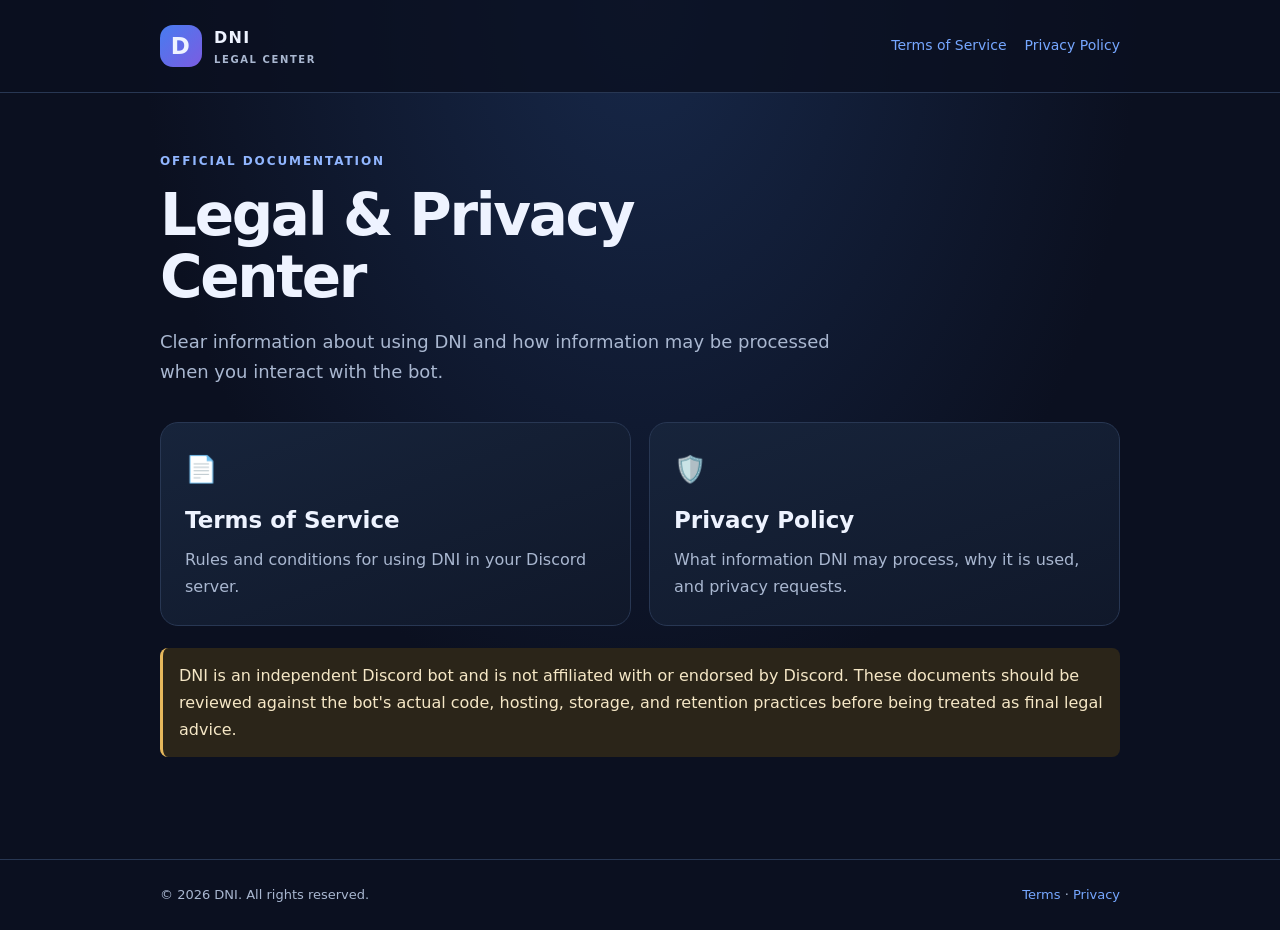
<file: index.html>
<!doctype html>
<html lang="en"><head><meta charset="utf-8"><meta name="viewport" content="width=device-width,initial-scale=1">
<meta name="description" content="Official DNI Discord bot legal and privacy information."><title>DNI — Legal Center</title><link rel="stylesheet" href="styles.css"></head>
<body><header><div class="wrap nav"><a class="brand" href="index.html" style="color:inherit"><span class="logo">D</span><span>DNI <small style="display:block;color:#a9b7d0;font-size:10px;letter-spacing:.16em">LEGAL CENTER</small></span></a><nav><a href="terms.html">Terms of Service</a><a href="privacy.html">Privacy Policy</a></nav></div></header>
<main class="wrap"><div class="eyebrow">Official documentation</div><h1>Legal &amp; Privacy<br>Center</h1><p class="lead">Clear information about using DNI and how information may be processed when you interact with the bot.</p>
<div class="grid"><a class="card" href="terms.html"><div class="icon">📄</div><h2>Terms of Service</h2><p>Rules and conditions for using DNI in your Discord server.</p></a>
<a class="card" href="privacy.html"><div class="icon">🛡️</div><h2>Privacy Policy</h2><p>What information DNI may process, why it is used, and privacy requests.</p></a></div>
<div class="notice">DNI is an independent Discord bot and is not affiliated with or endorsed by Discord. These documents should be reviewed against the bot's actual code, hosting, storage, and retention practices before being treated as final legal advice.</div>
</main><footer><div class="wrap foot"><span>© 2026 DNI. All rights reserved.</span><span><a href="terms.html">Terms</a> · <a href="privacy.html">Privacy</a></span></div></footer></body></html>
</file>
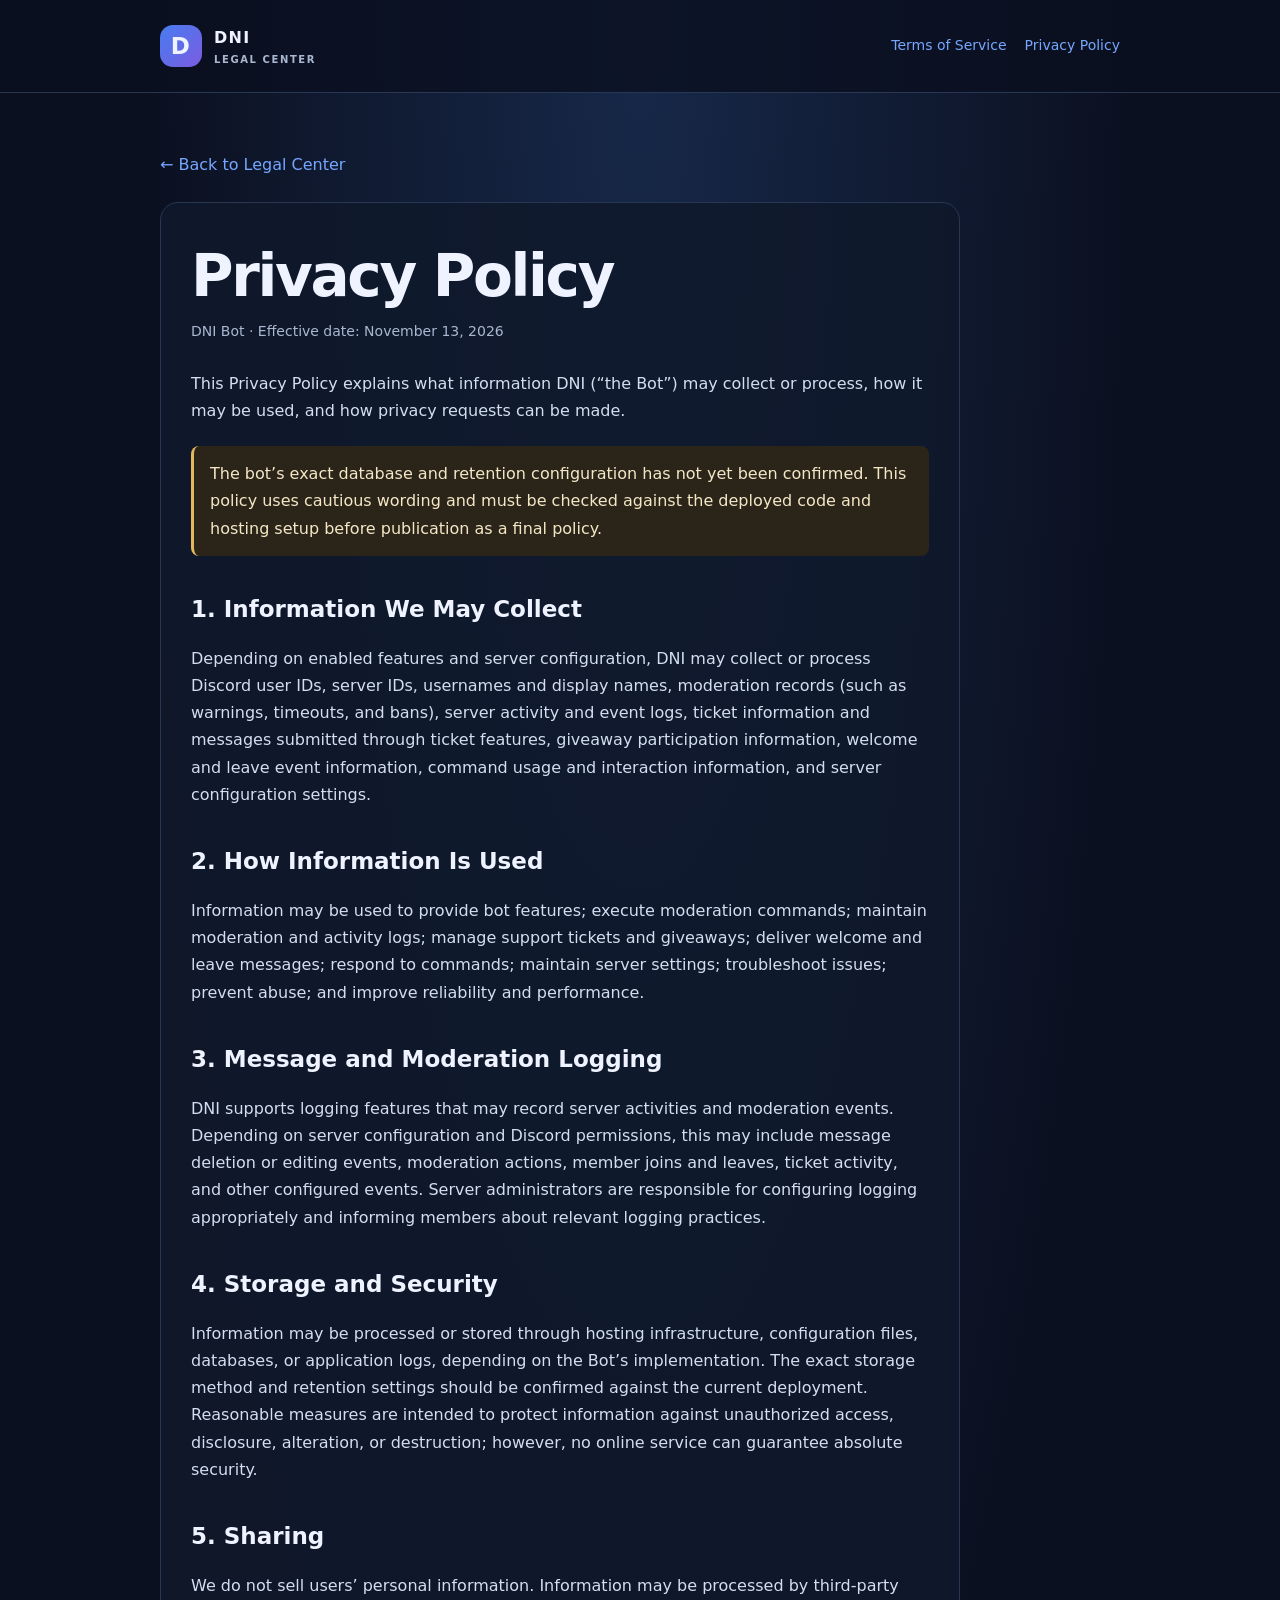
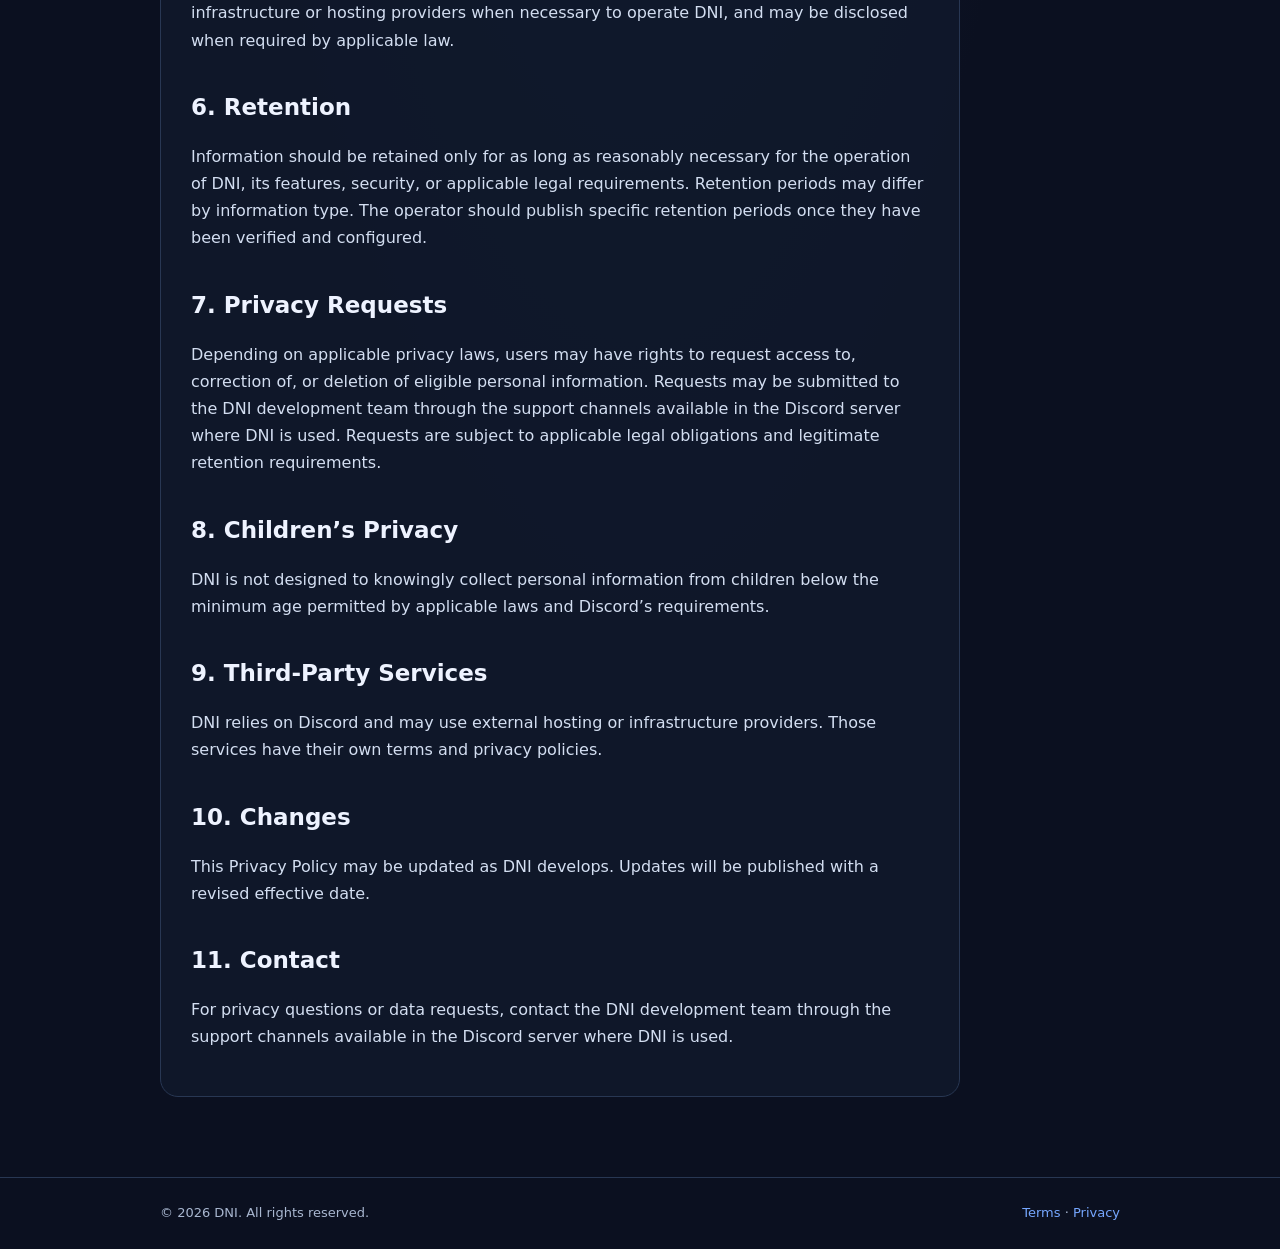
<file: privacy.html>
<!doctype html><html lang="en"><head><meta charset="utf-8"><meta name="viewport" content="width=device-width,initial-scale=1"><title>Privacy Policy — DNI</title><link rel="stylesheet" href="styles.css"></head><body><header><div class="wrap nav"><a class="brand" href="index.html" style="color:inherit"><span class="logo">D</span><span>DNI <small style="display:block;color:#a9b7d0;font-size:10px;letter-spacing:.16em">LEGAL CENTER</small></span></a><nav><a href="terms.html">Terms of Service</a><a href="privacy.html">Privacy Policy</a></nav></div></header><main class="wrap"><a class="back" href="index.html">← Back to Legal Center</a><article>
<h1>Privacy Policy</h1><p class="meta">DNI Bot · Effective date: November 13, 2026</p>
<p>This Privacy Policy explains what information DNI (“the Bot”) may collect or process, how it may be used, and how privacy requests can be made.</p>
<div class="notice">The bot’s exact database and retention configuration has not yet been confirmed. This policy uses cautious wording and must be checked against the deployed code and hosting setup before publication as a final policy.</div>
<h2>1. Information We May Collect</h2><p>Depending on enabled features and server configuration, DNI may collect or process Discord user IDs, server IDs, usernames and display names, moderation records (such as warnings, timeouts, and bans), server activity and event logs, ticket information and messages submitted through ticket features, giveaway participation information, welcome and leave event information, command usage and interaction information, and server configuration settings.</p>
<h2>2. How Information Is Used</h2><p>Information may be used to provide bot features; execute moderation commands; maintain moderation and activity logs; manage support tickets and giveaways; deliver welcome and leave messages; respond to commands; maintain server settings; troubleshoot issues; prevent abuse; and improve reliability and performance.</p>
<h2>3. Message and Moderation Logging</h2><p>DNI supports logging features that may record server activities and moderation events. Depending on server configuration and Discord permissions, this may include message deletion or editing events, moderation actions, member joins and leaves, ticket activity, and other configured events. Server administrators are responsible for configuring logging appropriately and informing members about relevant logging practices.</p>
<h2>4. Storage and Security</h2><p>Information may be processed or stored through hosting infrastructure, configuration files, databases, or application logs, depending on the Bot’s implementation. The exact storage method and retention settings should be confirmed against the current deployment. Reasonable measures are intended to protect information against unauthorized access, disclosure, alteration, or destruction; however, no online service can guarantee absolute security.</p>
<h2>5. Sharing</h2><p>We do not sell users’ personal information. Information may be processed by third-party infrastructure or hosting providers when necessary to operate DNI, and may be disclosed when required by applicable law.</p>
<h2>6. Retention</h2><p>Information should be retained only for as long as reasonably necessary for the operation of DNI, its features, security, or applicable legal requirements. Retention periods may differ by information type. The operator should publish specific retention periods once they have been verified and configured.</p>
<h2>7. Privacy Requests</h2><p>Depending on applicable privacy laws, users may have rights to request access to, correction of, or deletion of eligible personal information. Requests may be submitted to the DNI development team through the support channels available in the Discord server where DNI is used. Requests are subject to applicable legal obligations and legitimate retention requirements.</p>
<h2>8. Children’s Privacy</h2><p>DNI is not designed to knowingly collect personal information from children below the minimum age permitted by applicable laws and Discord’s requirements.</p>
<h2>9. Third-Party Services</h2><p>DNI relies on Discord and may use external hosting or infrastructure providers. Those services have their own terms and privacy policies.</p>
<h2>10. Changes</h2><p>This Privacy Policy may be updated as DNI develops. Updates will be published with a revised effective date.</p>
<h2>11. Contact</h2><p>For privacy questions or data requests, contact the DNI development team through the support channels available in the Discord server where DNI is used.</p>
</article></main><footer><div class="wrap foot"><span>© 2026 DNI. All rights reserved.</span><span><a href="terms.html">Terms</a> · <a href="privacy.html">Privacy</a></span></div></footer></body></html>
</file>
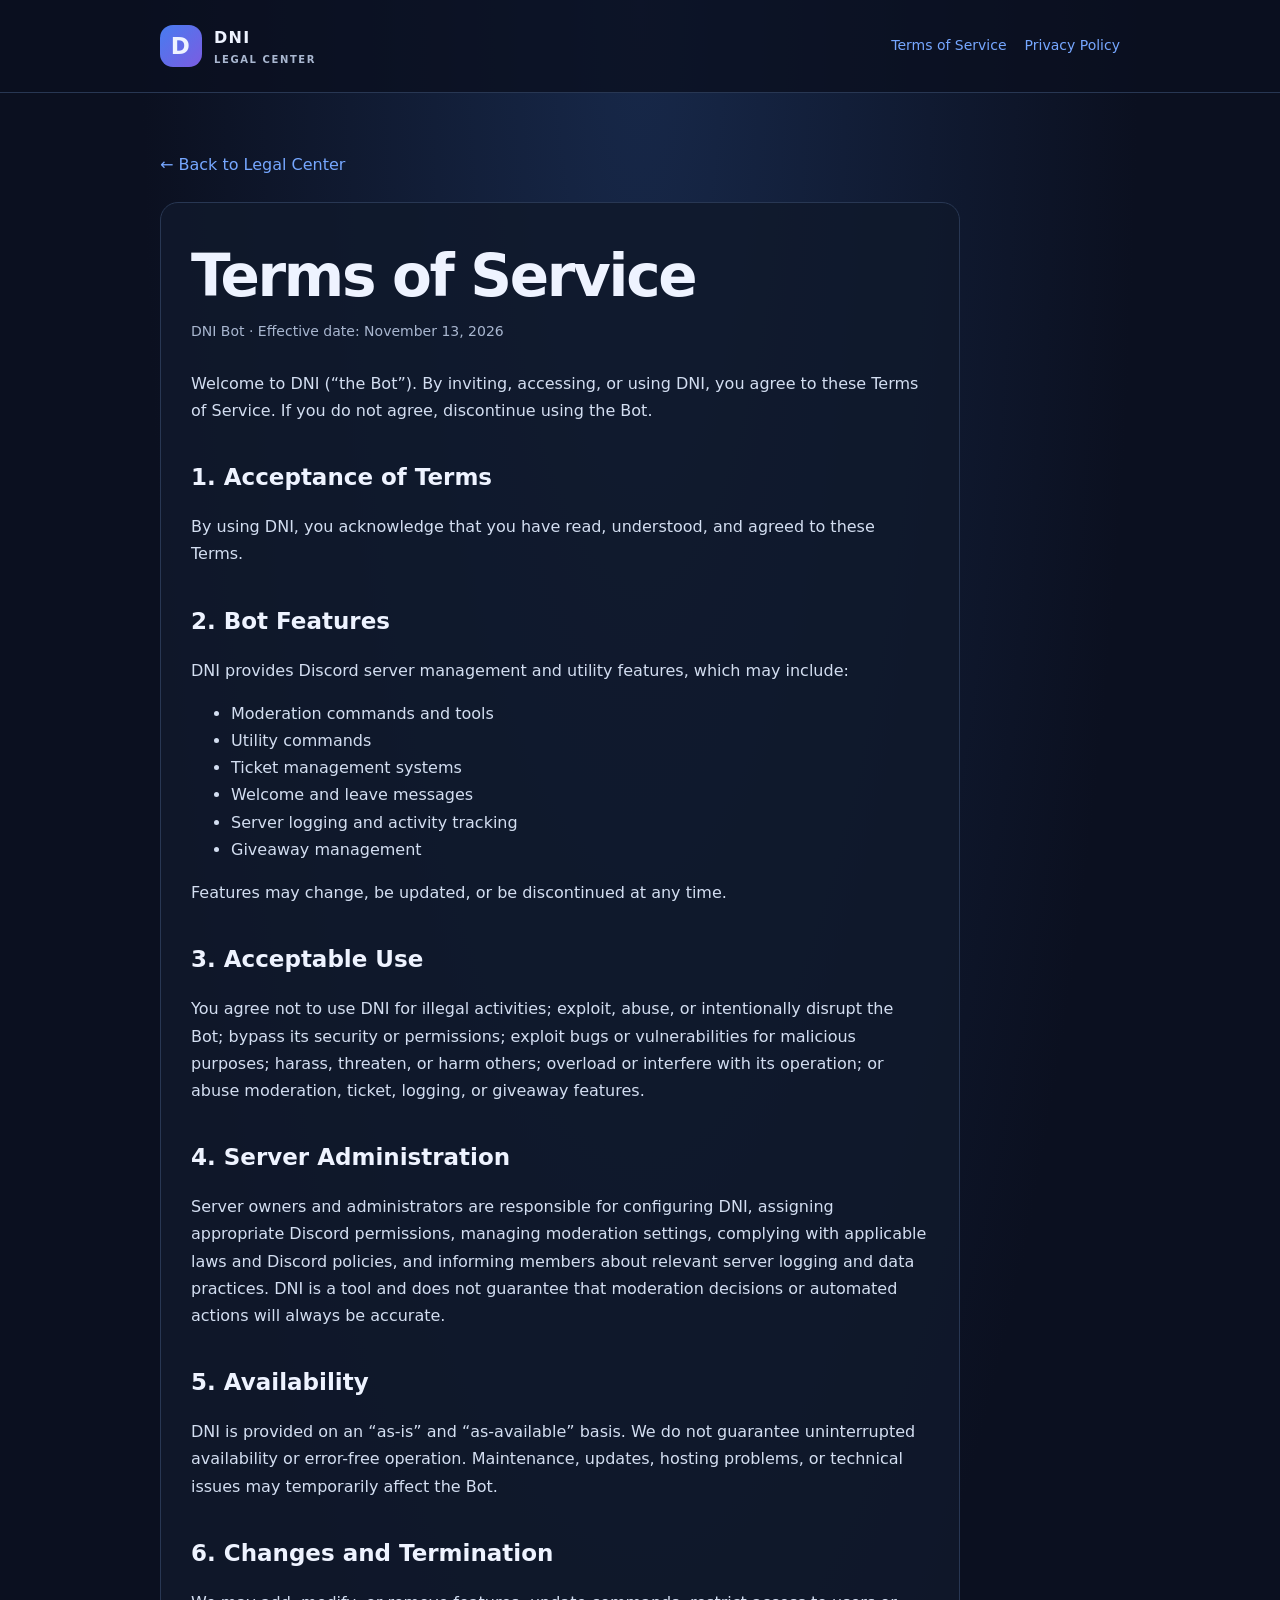
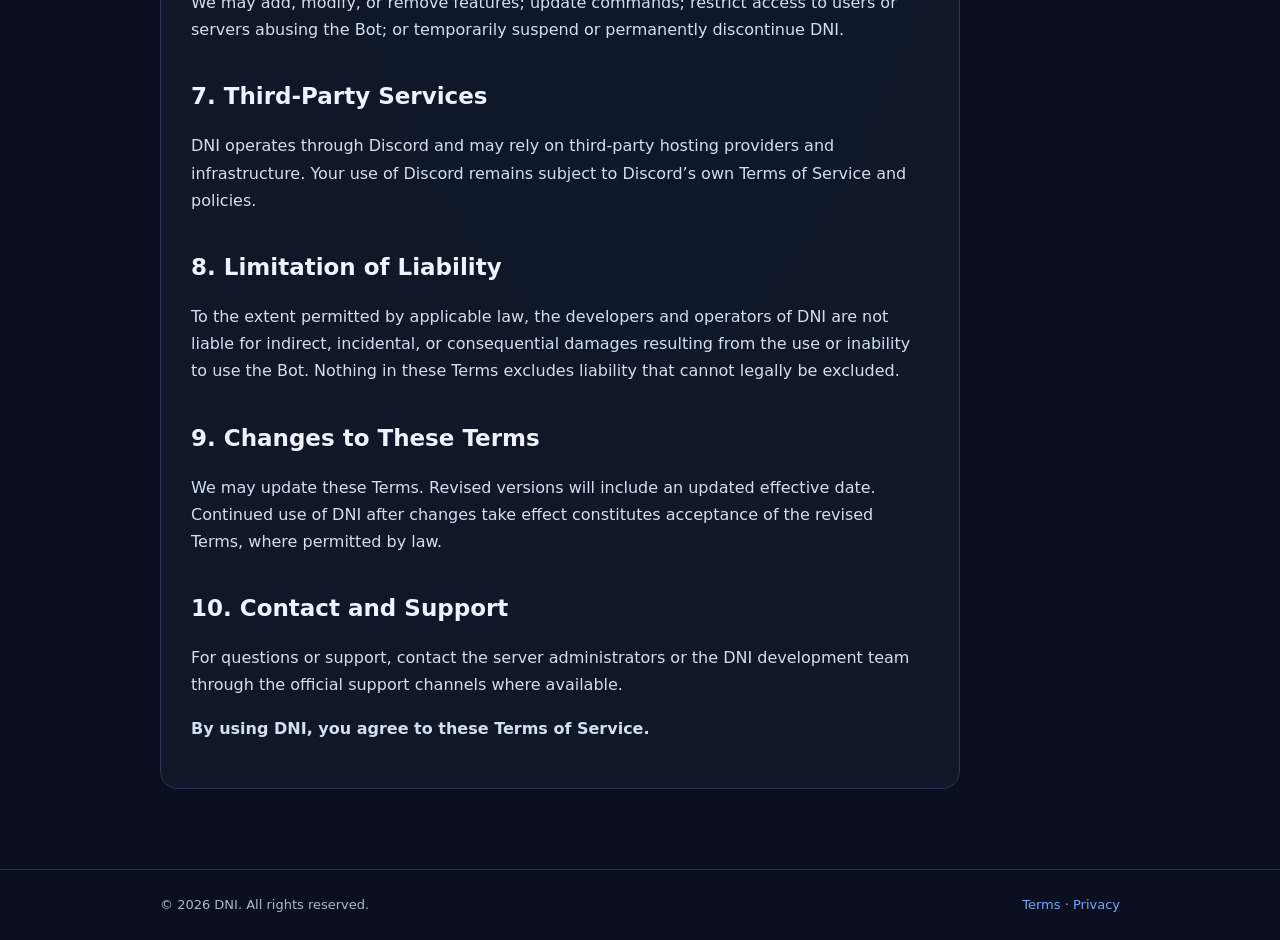
<file: terms.html>
<!doctype html><html lang="en"><head><meta charset="utf-8"><meta name="viewport" content="width=device-width,initial-scale=1"><title>Terms of Service — DNI</title><link rel="stylesheet" href="styles.css"></head><body><header><div class="wrap nav"><a class="brand" href="index.html" style="color:inherit"><span class="logo">D</span><span>DNI <small style="display:block;color:#a9b7d0;font-size:10px;letter-spacing:.16em">LEGAL CENTER</small></span></a><nav><a href="terms.html">Terms of Service</a><a href="privacy.html">Privacy Policy</a></nav></div></header><main class="wrap"><a class="back" href="index.html">← Back to Legal Center</a><article>
<h1>Terms of Service</h1><p class="meta">DNI Bot · Effective date: November 13, 2026</p>
<p>Welcome to DNI (“the Bot”). By inviting, accessing, or using DNI, you agree to these Terms of Service. If you do not agree, discontinue using the Bot.</p>
<h2>1. Acceptance of Terms</h2><p>By using DNI, you acknowledge that you have read, understood, and agreed to these Terms.</p>
<h2>2. Bot Features</h2><p>DNI provides Discord server management and utility features, which may include:</p><ul><li>Moderation commands and tools</li><li>Utility commands</li><li>Ticket management systems</li><li>Welcome and leave messages</li><li>Server logging and activity tracking</li><li>Giveaway management</li></ul><p>Features may change, be updated, or be discontinued at any time.</p>
<h2>3. Acceptable Use</h2><p>You agree not to use DNI for illegal activities; exploit, abuse, or intentionally disrupt the Bot; bypass its security or permissions; exploit bugs or vulnerabilities for malicious purposes; harass, threaten, or harm others; overload or interfere with its operation; or abuse moderation, ticket, logging, or giveaway features.</p>
<h2>4. Server Administration</h2><p>Server owners and administrators are responsible for configuring DNI, assigning appropriate Discord permissions, managing moderation settings, complying with applicable laws and Discord policies, and informing members about relevant server logging and data practices. DNI is a tool and does not guarantee that moderation decisions or automated actions will always be accurate.</p>
<h2>5. Availability</h2><p>DNI is provided on an “as-is” and “as-available” basis. We do not guarantee uninterrupted availability or error-free operation. Maintenance, updates, hosting problems, or technical issues may temporarily affect the Bot.</p>
<h2>6. Changes and Termination</h2><p>We may add, modify, or remove features; update commands; restrict access to users or servers abusing the Bot; or temporarily suspend or permanently discontinue DNI.</p>
<h2>7. Third-Party Services</h2><p>DNI operates through Discord and may rely on third-party hosting providers and infrastructure. Your use of Discord remains subject to Discord’s own Terms of Service and policies.</p>
<h2>8. Limitation of Liability</h2><p>To the extent permitted by applicable law, the developers and operators of DNI are not liable for indirect, incidental, or consequential damages resulting from the use or inability to use the Bot. Nothing in these Terms excludes liability that cannot legally be excluded.</p>
<h2>9. Changes to These Terms</h2><p>We may update these Terms. Revised versions will include an updated effective date. Continued use of DNI after changes take effect constitutes acceptance of the revised Terms, where permitted by law.</p>
<h2>10. Contact and Support</h2><p>For questions or support, contact the server administrators or the DNI development team through the official support channels where available.</p>
<p><strong>By using DNI, you agree to these Terms of Service.</strong></p>
</article></main><footer><div class="wrap foot"><span>© 2026 DNI. All rights reserved.</span><span><a href="terms.html">Terms</a> · <a href="privacy.html">Privacy</a></span></div></footer></body></html>
</file>
<file: styles.css>
:root{--bg:#0b1020;--panel:#111a2e;--panel2:#17233b;--text:#eef3ff;--muted:#a9b7d0;--accent:#76a7ff;--line:#283753}
*{box-sizing:border-box}
body{margin:0;background:radial-gradient(ellipse at top,#172849 0,#0b1020 55%);color:var(--text);font:16px/1.7 system-ui,-apple-system,Segoe UI,Roboto,Arial,sans-serif}
a{color:var(--accent);text-decoration:none}a:hover{text-decoration:underline}
.wrap{width:min(960px,calc(100% - 32px));margin:auto}
header{padding:24px 0;border-bottom:1px solid var(--line);background:#0b1020cc}
.nav{display:flex;align-items:center;justify-content:space-between;gap:18px;flex-wrap:wrap}
.brand{display:flex;align-items:center;gap:12px;font-weight:800;letter-spacing:.08em}
.logo{display:grid;place-items:center;width:42px;height:42px;border-radius:13px;background:linear-gradient(135deg,#477cf0,#7b5ce1);font-size:23px}
nav{display:flex;gap:18px;flex-wrap:wrap;font-size:14px}
main{padding:58px 0 80px}
.eyebrow{color:#91b6ff;text-transform:uppercase;letter-spacing:.16em;font-size:12px;font-weight:700}
h1{font-size:clamp(36px,7vw,58px);line-height:1.08;letter-spacing:-.04em;margin:12px 0}
h2{font-size:23px;margin:34px 0 10px}
p,li{color:#d3def1}
.lead{font-size:18px;color:var(--muted);max-width:700px}
.grid{display:grid;grid-template-columns:repeat(auto-fit,minmax(240px,1fr));gap:18px;margin-top:34px}
.card{display:block;padding:24px;border:1px solid var(--line);border-radius:18px;background:linear-gradient(160deg,#17243b,#10182a);color:var(--text);transition:transform .15s,border-color .15s}
.card:hover{transform:translateY(-3px);border-color:#638ee0;text-decoration:none}
.card .icon{font-size:26px}.card h2{margin:10px 0 6px}.card p{margin:0;color:var(--muted)}
article{max-width:800px;padding:30px;border:1px solid var(--line);border-radius:18px;background:#10192bdc}
.meta{color:var(--muted);font-size:14px;margin:8px 0 26px}
.notice{padding:14px 16px;border-left:3px solid #e6b85c;background:#2b2519;border-radius:8px;color:#f5e7c6;margin:22px 0}
footer{border-top:1px solid var(--line);padding:24px 0;color:var(--muted);font-size:13px}
footer .foot{display:flex;justify-content:space-between;gap:16px;flex-wrap:wrap}
.back{display:inline-block;margin-bottom:24px}
@media(max-width:560px){main{padding-top:38px}article{padding:21px}nav{gap:12px}}
</file>
